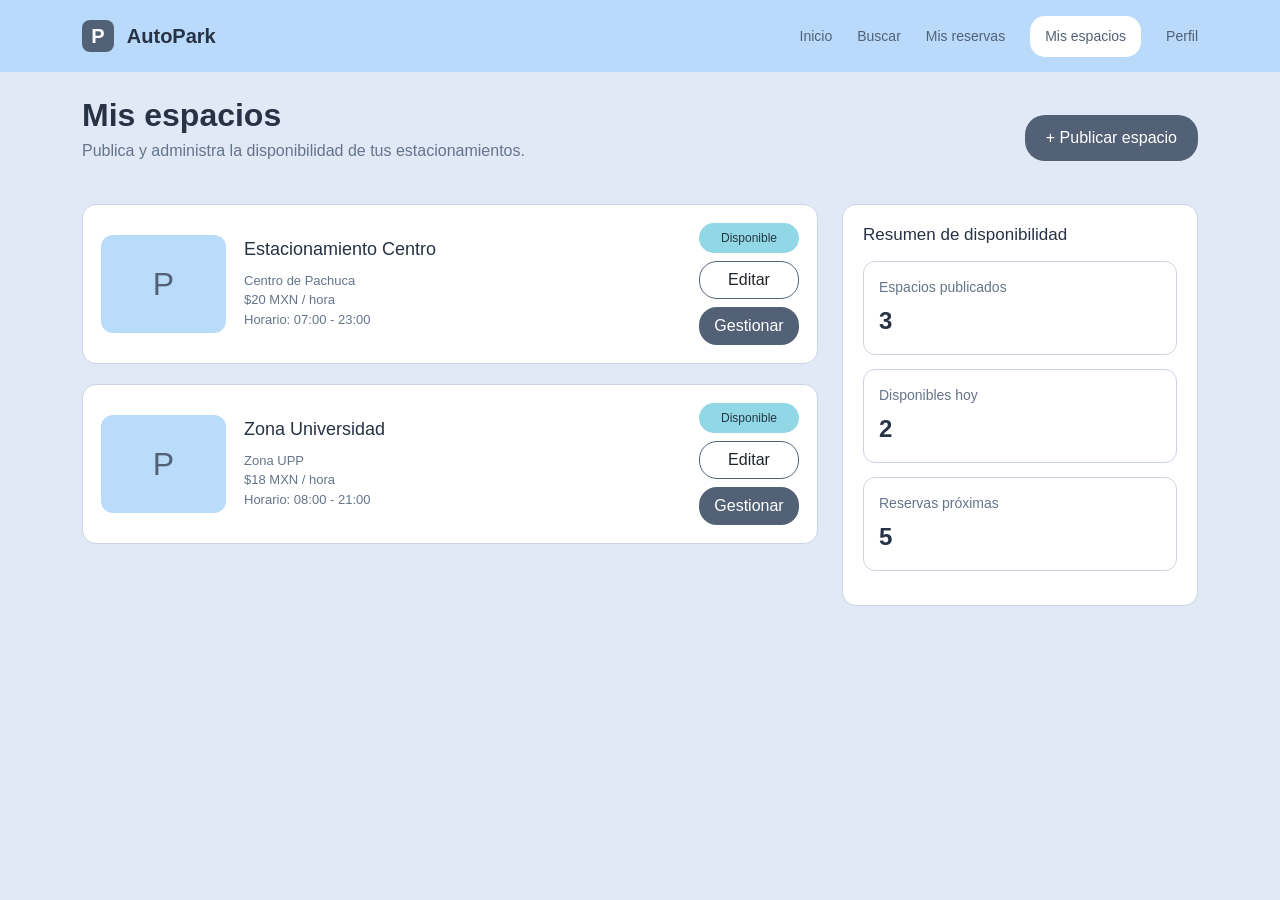
<file: Practica-02-RF08/gestionarDisponibilidad.html>
<!DOCTYPE html>
<html lang="es">

<head>
    <meta charset="UTF-8">
    <meta name="viewport" content="width=device-width, initial-scale=1.0">

    <title>AutoPark - Mis espacios</title>

    
    <link
        href="https://cdn.jsdelivr.net/npm/bootstrap@5.3.3/dist/css/bootstrap.min.css"
        rel="stylesheet">

    
    <link rel="stylesheet" href="gestionarDisponibilidad.css">
</head>

<body>

    
    <nav class="navbar navbar-expand-lg">
        <div class="container">

            <a class="navbar-brand" href="#">
                <span class="logo">P</span>
                AutoPark
            </a>

            <div class="menu">
                <a href="#">Inicio</a>
                <a href="#">Buscar</a>
                <a href="#">Mis reservas</a>
                <a class="activo" href="#">Mis espacios</a>
                <a href="#">Perfil</a>
            </div>

        </div>
    </nav>


    
    <main class="container py-4">

        <div class="encabezado">

            <div>
                <h1>Mis espacios</h1>

                <p>
                    Publica y administra la disponibilidad
                    de tus estacionamientos.
                </p>
            </div>

            <button class="btn publicar" type="button">
                + Publicar espacio
            </button>

        </div>


        <div class="row g-4">

        
            <section class="col-lg-8 lista-espacios">

                
            
                <div class="espacio">
                    <div class="imagen-espacio">
                        P
                    </div>

                    <div class="informacion">
                        <h3 class="nombre-estacionamiento">
                            Estacionamiento Centro
                        </h3>

                        <p>
                            <span class="direccion-estacionamiento">
                                Centro de Pachuca
                            </span><br>

                            $<span class="precio-estacionamiento">20</span> MXN / hora<br>

                            Horario:
                            <span id="horario1">07:00 - 23:00</span>
                        </p>
                    </div>

                    <div class="acciones">
                        <span id="estado1" class="disponible">Disponible</span>

                        <button class="btn editar" type="button"
                                data-bs-toggle="modal"
                                data-bs-target="#modalEditar">
                            Editar
                        </button>

                        <button class="btn gestionar" type="button">
                            Gestionar
                        </button>
                    </div>
                </div>

                
                <div class="espacio">
                    <div class="imagen-espacio">
                        P
                    </div>

                    <div class="informacion">
                        <h3 class="nombre-estacionamiento">
                            Zona Universidad
                        </h3>

                        <p>
                            <span class="direccion-estacionamiento">
                                Zona UPP
                            </span><br>

                            $<span class="precio-estacionamiento">18</span> MXN / hora<br>

                            Horario:
                            <span id="horario2">08:00 - 21:00</span>
                        </p>
                    </div>

                    <div class="acciones">
                        <span id="estado2" class="disponible">Disponible</span>

                        <button class="btn editar" type="button"
                                data-bs-toggle="modal"
                                data-bs-target="#modalEditar">
                            Editar
                        </button>

                        <button class="btn gestionar" type="button">
                            Gestionar
                        </button>
                    </div>
                </div>
                
            </section>

            <aside class="col-lg-4">

                <div class="resumen">

                    <h3>Resumen de disponibilidad</h3>

                    <div class="dato">
                        <small>Espacios publicados</small>
                        <strong>3</strong>
                    </div>

                    <div class="dato">
                        <small>Disponibles hoy</small>
                        <strong>2</strong>
                    </div>

                    <div class="dato">
                        <small>Reservas próximas</small>
                        <strong>5</strong>
                    </div>

                </div>

            </aside>

        </div>


       
        <div id="panelGestion" class="collapse gestion">

            <h3>Gestionar espacio</h3>

            <label>Disponibilidad</label>

            <select id="nuevaDisponibilidad">
                <option value="Disponible">Disponible</option>
                <option value="No disponible">No disponible</option>
            </select>

            <label>Horario</label>

            <div class="horarios">

                <input
                    type="time"
                    id="horaInicio"
                    value="07:00">

                <span>hasta</span>

                <input
                    type="time"
                    id="horaFin"
                    value="23:00">

            </div>

            <button
                class="btn guardar"
                id="btnGuardar"
                type="button">

                Guardar cambios

            </button>

        </div>

    </main>


    
    <div class="modal fade" id="modalEditar" tabindex="-1"
         aria-labelledby="tituloModalEditar" aria-hidden="true">

        <div class="modal-dialog">
            <div class="modal-content">

                <div class="modal-header">
                    <h5 class="modal-title" id="tituloModalEditar">
                        Editar estacionamiento
                    </h5>

                    <button type="button" class="btn-close"
                            data-bs-dismiss="modal"
                            aria-label="Cerrar"></button>
                </div>

                <div class="modal-body">
                    <label for="nombreEstacionamiento" class="form-label">
                        Nombre del estacionamiento
                    </label>
                    <input type="text" id="nombreEstacionamiento"
                           class="form-control" required>

                    <label for="direccionEstacionamiento"
                           class="form-label mt-3">
                        Dirección
                    </label>
                    <input type="text" id="direccionEstacionamiento"
                           class="form-control" required>

                    <label for="precioEstacionamiento"
                           class="form-label mt-3">
                        Precio por hora
                    </label>
                    <input type="number" id="precioEstacionamiento"
                           class="form-control" min="1" required>
                </div>

                <div class="modal-footer">
                    <button type="button" class="btn btn-secondary"
                            data-bs-dismiss="modal">
                        Cancelar
                    </button>

                    <button type="button" class="btn btn-primary"
                            id="guardarEdicion">
                        Guardar cambios
                    </button>
                </div>

            </div>
        </div>
    </div>



<div class="toast-container position-fixed top-0 end-0 p-3">

    <div id="autoparkToast"
         class="toast"
         role="status"
         aria-live="polite"
         aria-atomic="true">

        <div class="toast-header">
            <strong class="me-auto">AutoPark</strong>

            <small>Ahora</small>

            <button type="button"
                    class="btn-close"
                    data-bs-dismiss="toast"
                    aria-label="Cerrar">
            </button>
        </div>

        <div class="toast-body" id="mensajeToast">
            Operación realizada correctamente.
        </div>

    </div>

</div>


   
    <script src="https://cdn.jsdelivr.net/npm/bootstrap@5.3.3/dist/js/bootstrap.bundle.min.js"></script>

    
    <script src="gestionarDisponibilidad.js"></script>


</body>

</html>
</file>
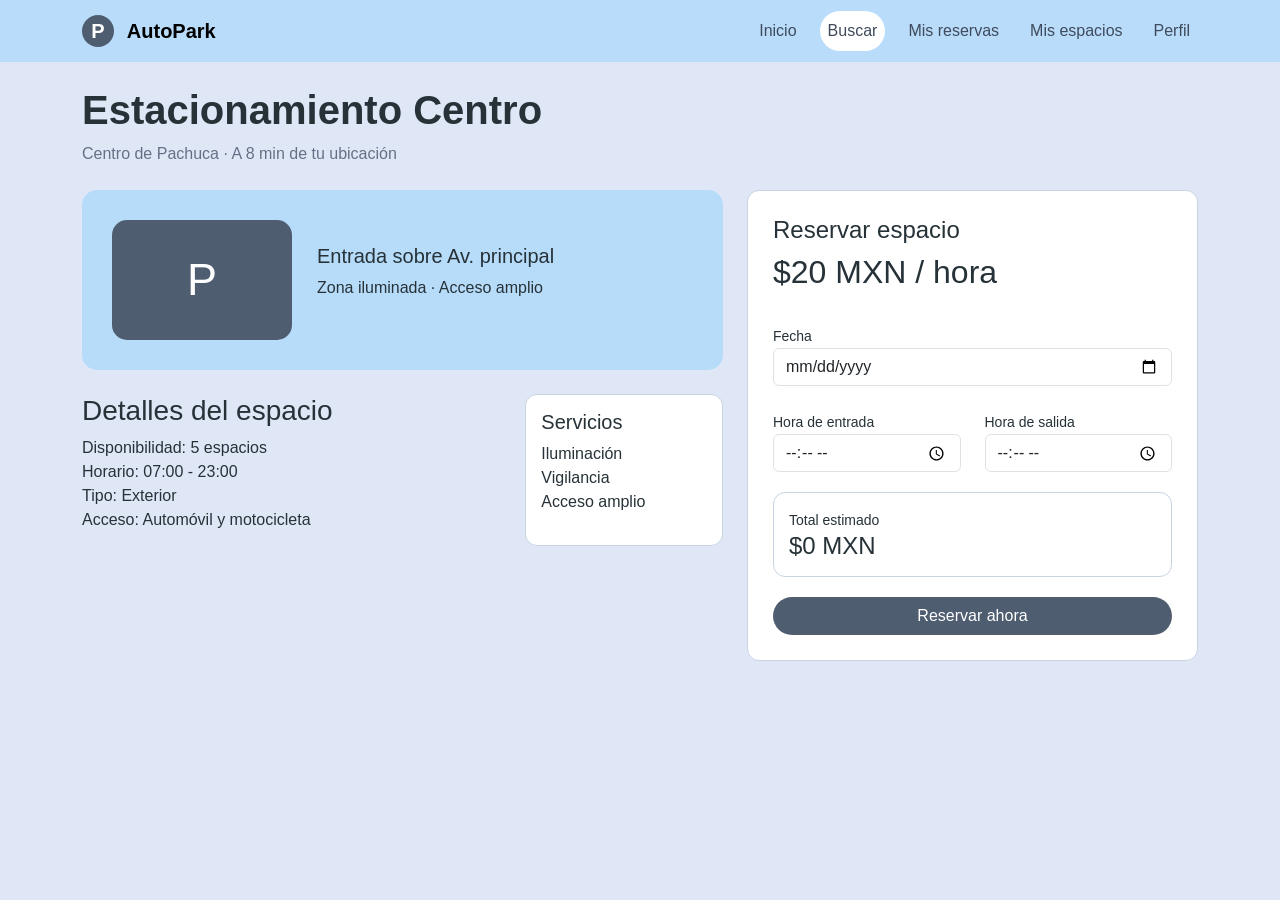
<file: Practica-03-RF06/reservarEspacio.html>
<!DOCTYPE html>
<html lang="es">

<head>
    <meta charset="UTF-8">
    <meta name="viewport" content="width=device-width, initial-scale=1.0">

    <title>Reservar espacio</title>

    
    <link href="https://cdn.jsdelivr.net/npm/bootstrap@5.3.3/dist/css/bootstrap.min.css"
        rel="stylesheet">

    <!-- CSS propio -->
    <link rel="stylesheet" href="reservarEspacio.css">
</head>

<body>

    <!-- Barra de navegación -->
    <nav class="navbar navbar-expand-lg">
        <div class="container">

            <a class="navbar-brand" href="#">
                <span class="logo">P</span>
                AutoPark
            </a>

            <div class="navbar-nav">
                <a class="nav-link" href="#">Inicio</a>
                <a class="nav-link activo" href="#">Buscar</a>
                <a class="nav-link" href="#">Mis reservas</a>
                <a class="nav-link" href="#">Mis espacios</a>
                <a class="nav-link" href="#">Perfil</a>
            </div>

        </div>
    </nav>


    
    <main class="container mt-4">

        <h1>Estacionamiento Centro</h1>

        <p class="ubicacion">
            Centro de Pachuca · A 8 min de tu ubicación
        </p>


        <div class="row mt-4">

            
            <div class="col-md-7">

                <div class="espacio">

                    <div class="imagen-espacio">
                        P
                    </div>

                    <div>
                        <h5>Entrada sobre Av. principal</h5>

                        <p>
                            Zona iluminada · Acceso amplio
                        </p>
                    </div>

                </div>


                <div class="row mt-4">

                    <div class="col-md-8">

                        <h3>Detalles del espacio</h3>

                        <p>
                         Disponibilidad:
                        <span id="disponibilidad">5</span> espacios<br>

                        Horario: 07:00 - 23:00<br>
                        Tipo: Exterior<br>
                        Acceso: Automóvil y motocicleta
                        </p>

                    </div>

                    <div class="col-md-4">

                        <div class="servicios">

                            <h5>Servicios</h5>

                            <p>
                                Iluminación<br>
                                Vigilancia<br>
                                Acceso amplio
                            </p>

                        </div>

                    </div>

                </div>

            </div>


           
            <div class="col-md-5">

                <div class="reserva">

                    <h4>Reservar espacio</h4>

                    <h2>$20 MXN / hora</h2>


                    <label>Fecha</label>

                    <input type="date" id="fecha" class="form-control">


                    <div class="row mt-3">

                        <div class="col">

                            <label>Hora de entrada</label>

                            <input type="time" id="horaEntrada" class="form-control">

                        </div>

                        <div class="col">

                            <label>Hora de salida</label>

                            <input type="time" id="horaSalida" class="form-control">

                        </div>

                    </div>


                    <div class="total">

                        <small>Total estimado</small>

                        <h4 id="total">$0 MXN</h4>

                    </div>


                    <button class="btn reservar" onclick="reservar()">
                        Reservar ahora
                    </button>

                </div>

            </div>

        </div>

    </main>


   
    <script src="reservarEspacio.js"></script>

</body>

</html>
</file>
<file: Practica-02-RF08/gestionarDisponibilidad.css>
body {
    margin: 0;
    background-color: #e2e9f6;
    font-family: Arial, sans-serif;
    color: #273244;
}




.navbar {
    background-color: #b9dafa;
    padding: 15px 0;
}

.navbar-brand {
    font-size: 20px;
    font-weight: bold;
    color: #273244;
}

.logo {
    display: inline-flex;
    justify-content: center;
    align-items: center;

    width: 32px;
    height: 32px;

    background-color: #526176;
    color: white;

    border-radius: 8px;

    margin-right: 8px;
}

.menu {
    display: flex;
    gap: 25px;
    align-items: center;
}

.menu a {
    text-decoration: none;
    color: #526176;
    font-size: 14px;
}

.menu .activo {
    background-color: white;
    padding: 10px 15px;
    border-radius: 15px;
}




.encabezado {
    display: flex;
    justify-content: space-between;
    align-items: center;

    margin-bottom: 25px;
}

.encabezado h1 {
    font-size: 32px;
    font-weight: bold;
    margin-bottom: 5px;
}

.encabezado p {
    color: #64748b;
}




.publicar {
    background-color: #526176;
    color: white;
    border-radius: 20px;
    padding: 10px 20px;
}

.publicar:hover {
    background-color: #3f4c60;
    color: white;
}




.espacio {
    background-color: white;

    border: 1px solid #cbd5e1;
    border-radius: 14px;

    padding: 18px;

    margin-bottom: 20px;

    display: flex;
    align-items: center;
    gap: 18px;
}




.imagen-espacio {
    width: 125px;
    height: 98px;

    background-color: #b9dcfa;

    border-radius: 12px;

    display: flex;
    align-items: center;
    justify-content: center;

    font-size: 32px;
    color: #526176;
}




.informacion {
    flex: 1;
}

.informacion h3 {
    font-size: 18px;
    margin-bottom: 10px;
}

.informacion p {
    font-size: 13px;
    color: #64748b;
    margin: 0;
}




.acciones {
    display: flex;
    flex-direction: column;
    gap: 8px;

    width: 100px;
}

.disponible {
    background-color: #91d7e5;
    color: #263746;

    text-align: center;

    padding: 6px;
    border-radius: 15px;

    font-size: 12px;
}

.editar {
    border: 1px solid #526176;
    border-radius: 18px;
    background-color: white;
}

.gestionar {
    background-color: #526176;
    color: white;
    border-radius: 18px;
}

.gestionar:hover {
    background-color: #3f4c60;
    color: white;
}




.resumen {
    background-color: white;

    border: 1px solid #cbd5e1;
    border-radius: 14px;

    padding: 20px;
}

.resumen h3 {
    font-size: 17px;
    margin-bottom: 15px;
}

.dato {
    border: 1px solid #cbd5e1;
    border-radius: 12px;

    padding: 15px;

    margin-bottom: 14px;
}

.dato small {
    display: block;
    color: #64748b;
}

.dato strong {
    display: block;
    font-size: 24px;
    margin-top: 5px;
}




.gestion {
    background-color: white;

    border-radius: 14px;
    border: 1px solid #cbd5e1;

    padding: 20px;

    margin-top: 20px;

    max-width: 500px;
}

.gestion h3 {
    margin-bottom: 20px;
}

.gestion label {
    display: block;
    margin-top: 12px;
    margin-bottom: 5px;
}

.gestion select,
.gestion input {
    padding: 8px;

    border: 1px solid #cbd5e1;
    border-radius: 8px;
}


.horarios {
    display: flex;
    align-items: center;
    gap: 10px;
    flex-wrap: wrap;
}

.horarios input {
    flex: 1 1 120px;
    min-width: 0;
}


.guardar {
    margin-top: 20px;

    background-color: #526176;
    color: white;
}




.oculto {
    display: none;
}




@media (max-width: 768px) {

    .menu {
        display: none;
    }

    .encabezado {
        flex-direction: column;
        align-items: flex-start;
        gap: 15px;
    }

    .espacio {
        flex-direction: column;
        align-items: flex-start;
    }

    .acciones {
        width: 100%;
    }

    .imagen-espacio {
        width: 100%;
    }
}
</file>
<file: Practica-03-RF06/reservarEspacio.css>
body {
    background-color: #dfe7f7;
    color: #263238;
    font-family: Arial, sans-serif;
}




.navbar {
    background-color: #b9dcfa;
    padding: 10px 0;
}

.navbar-brand {
    font-size: 20px;
    font-weight: bold;
}

.logo {
    display: inline-flex;
    justify-content: center;
    align-items: center;

    width: 32px;
    height: 32px;

    background-color: #4f5d70;
    color: white;

    border-radius: 50%;

    margin-right: 8px;
}

.nav-link {
    margin-left: 15px;
    color: #3f4b5c;
}

.nav-link.activo {
    background-color: white;
    border-radius: 20px;
    padding-left: 18px;
    padding-right: 18px;
}




h1 {
    font-weight: bold;
}

.ubicacion {
    color: #667085;
}




.espacio {
    background-color: #b7dcfa;

    border-radius: 15px;

    padding: 30px;

    display: flex;
    align-items: center;

    gap: 25px;
}

.imagen-espacio {
    width: 180px;
    height: 120px;

    background-color: #4f5d70;
    color: white;

    border-radius: 15px;

    display: flex;
    justify-content: center;
    align-items: center;

    font-size: 45px;
}




.servicios {
    background-color: white;

    border-radius: 12px;

    padding: 15px;

    border: 1px solid #c9d4e2;
}




.reserva {
    background-color: white;

    border-radius: 12px;

    padding: 25px;

    border: 1px solid #c9d4e2;
}

.reserva h2 {
    margin-bottom: 25px;
}

.reserva label {
    margin-top: 10px;
    font-size: 14px;
}




.total {
    border: 1px solid #c9d4e2;

    border-radius: 12px;

    padding: 15px;

    margin-top: 20px;
}

.total h4 {
    margin-bottom: 0;
}




.reservar {
    width: 100%;

    margin-top: 20px;

    background-color: #4f5d70;

    color: white;

    border-radius: 20px;
}

.reservar:hover {
    background-color: #394555;
    color: white;
}
</file>
